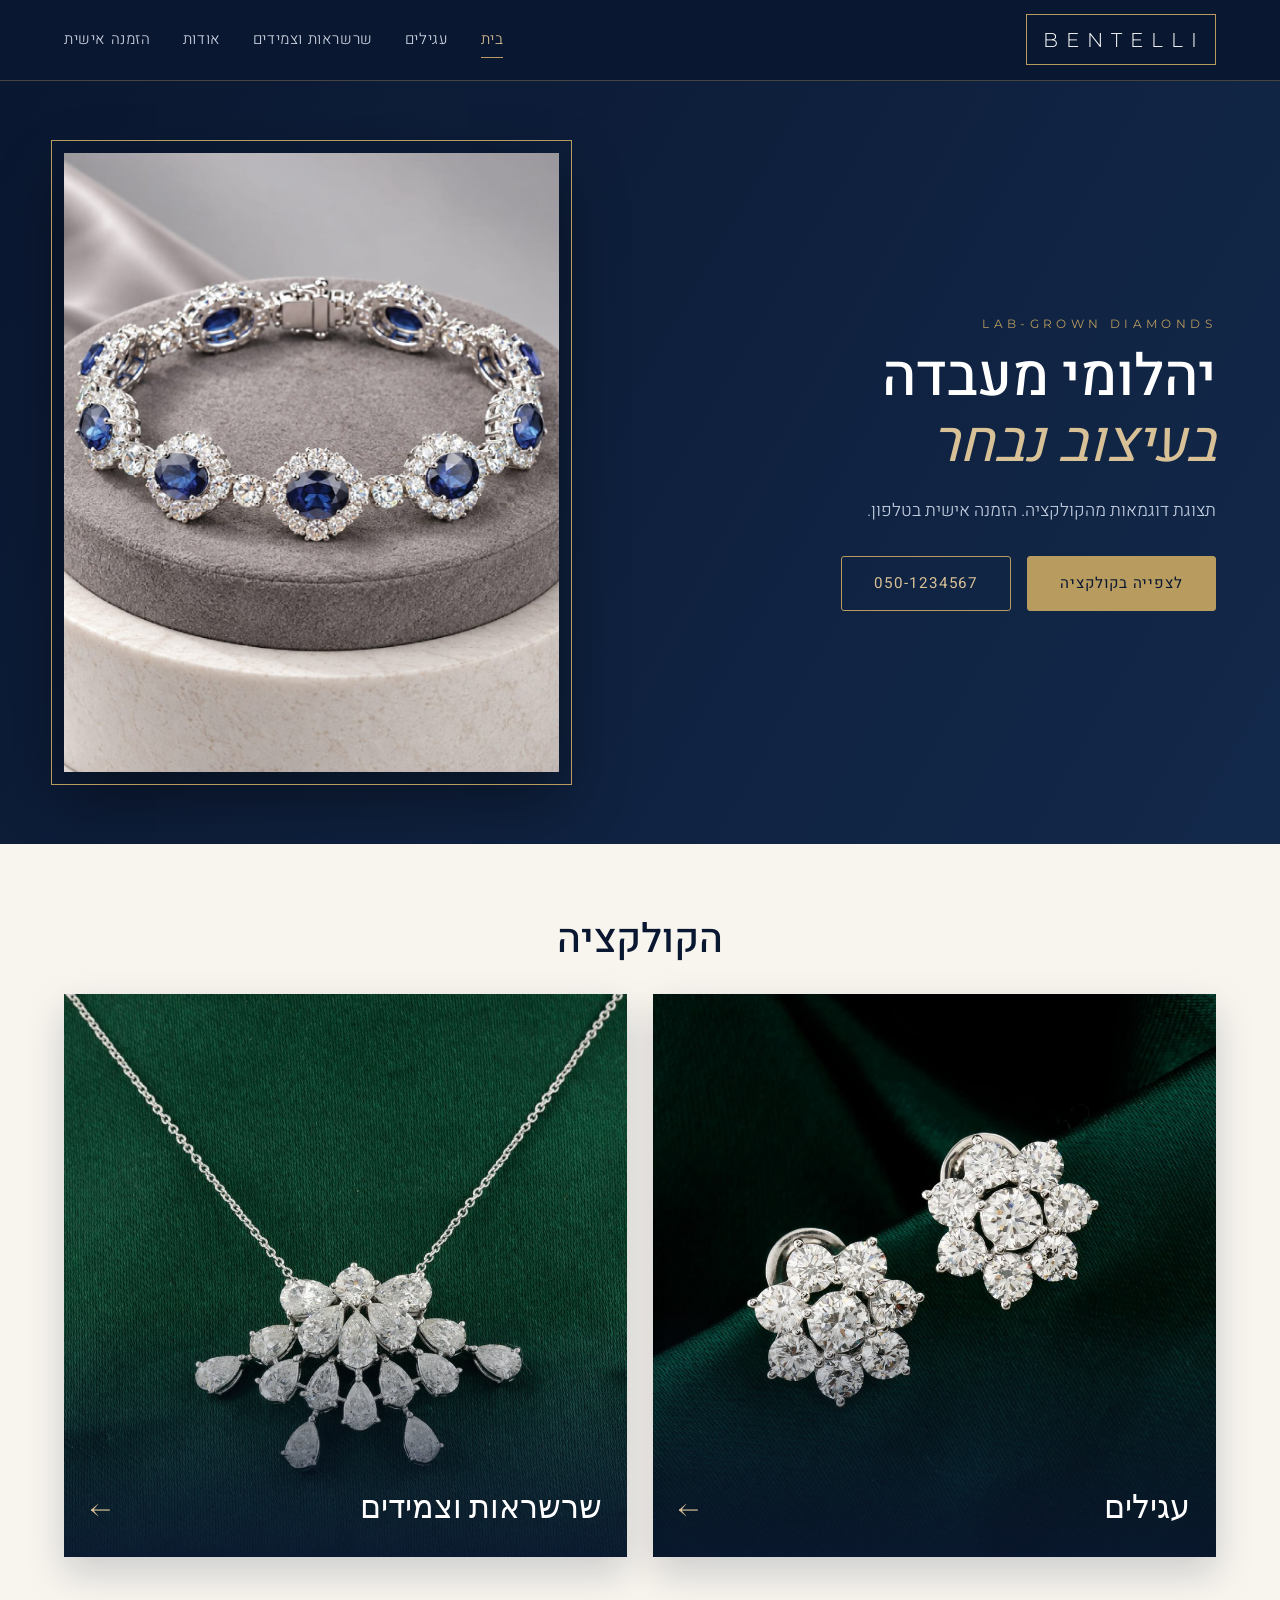
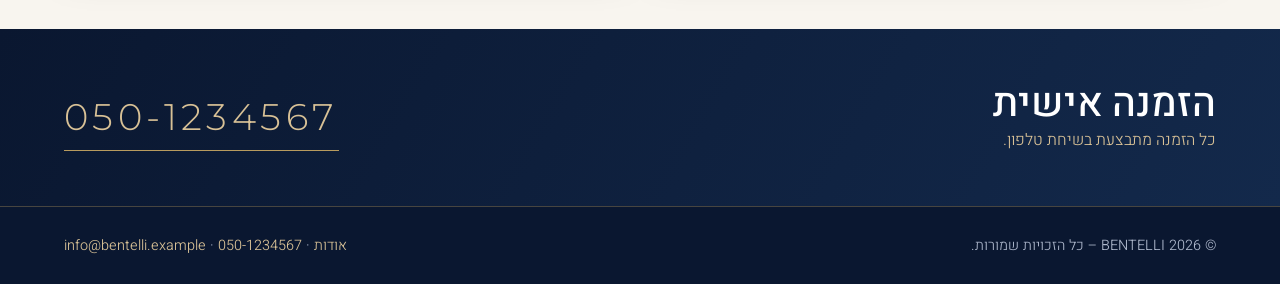
<file: index.html>
<!DOCTYPE html>
<html lang="he" dir="rtl">
<head>
  <meta charset="UTF-8">
  <meta name="viewport" content="width=device-width, initial-scale=1.0">
  <meta name="description" content="BENTELLI – תצוגת תכשיטי יהלומי מעבדה. הזמנה אישית בטלפון.">
  <title>BENTELLI | תכשיטי יהלומי מעבדה</title>
  <link rel="icon" href="favicon.ico" type="image/x-icon">
  <link rel="preconnect" href="https://fonts.googleapis.com">
  <link rel="preconnect" href="https://fonts.gstatic.com" crossorigin>
  <link rel="stylesheet" href="https://fonts.googleapis.com/css2?family=Cormorant+Garamond:wght@500;600&family=Heebo:wght@300;400;500&family=Montserrat:wght@300;400&display=swap">
  <link rel="stylesheet" href="css/main.css">
  <link rel="stylesheet" href="css/home.css">
</head>
<body>

  <header class="site-header">
    <a class="logo" href="index.html" title="לדף הבית">BENTELLI</a>
    <nav class="main-nav" aria-label="תפריט ראשי">
      <ul>
        <li><a href="index.html" aria-current="page">בית</a></li>
        <li><a href="pages/earrings.html">עגילים</a></li>
        <li><a href="pages/necklaces.html">שרשראות וצמידים</a></li>
        <li><a href="pages/about.html">אודות</a></li>
        <li><a href="pages/contact.html">הזמנה אישית</a></li>
      </ul>
    </nav>
  </header>

  <main>
    <section class="hero">
      <div class="wrap">
        <div class="hero-text">
          <p class="eyebrow">LAB-GROWN DIAMONDS</p>
          <h1>יהלומי מעבדה<br><em>בעיצוב נבחר</em></h1>
          <p>תצוגת דוגמאות מהקולקציה. הזמנה אישית בטלפון.</p>
          <div class="btn-row">
            <a class="btn btn-gold" href="pages/earrings.html">לצפייה בקולקציה</a>
            <a class="btn btn-line" href="tel:+972501234567">050-1234567</a>
          </div>
        </div>
        <figure class="hero-photo">
          <img src="files/images/home/hero.jpg" width="1100" height="1375" alt="צמיד הילה עם אבנים כחולות ויהלומים על במה מאבן">
        </figure>
      </div>
    </section>

    <section class="collections">
      <div class="wrap">
        <h2>הקולקציה</h2>
        <div class="tiles">
          <a class="tile" href="pages/earrings.html">
            <img src="files/images/earrings/earrings-02.jpg" width="960" height="1200" alt="עגילי פרח מיהלומים" loading="lazy">
            <span>עגילים</span>
          </a>
          <a class="tile" href="pages/necklaces.html">
            <img src="files/images/necklaces/necklace-02.jpg" width="960" height="1200" alt="שרשרת עם תליון יהלומי טיפה" loading="lazy">
            <span>שרשראות וצמידים</span>
          </a>
        </div>
      </div>
    </section>

    <section class="phone-band">
      <div class="wrap">
        <div>
          <h2>הזמנה אישית</h2>
          <p>כל הזמנה מתבצעת בשיחת טלפון.</p>
        </div>
        <a class="big-phone" href="tel:+972501234567">050-1234567</a>
      </div>
    </section>
  </main>

  <footer class="site-footer">
    <p>© 2026 BENTELLI – כל הזכויות שמורות.</p>
    <p>
      <a href="pages/about.html">אודות</a> ·
      <a href="tel:+972501234567">050-1234567</a> ·
      <a href="mailto:info@bentelli.example?subject=פנייה מהאתר">info@bentelli.example</a>
    </p>
  </footer>

</body>
</html>
</file>
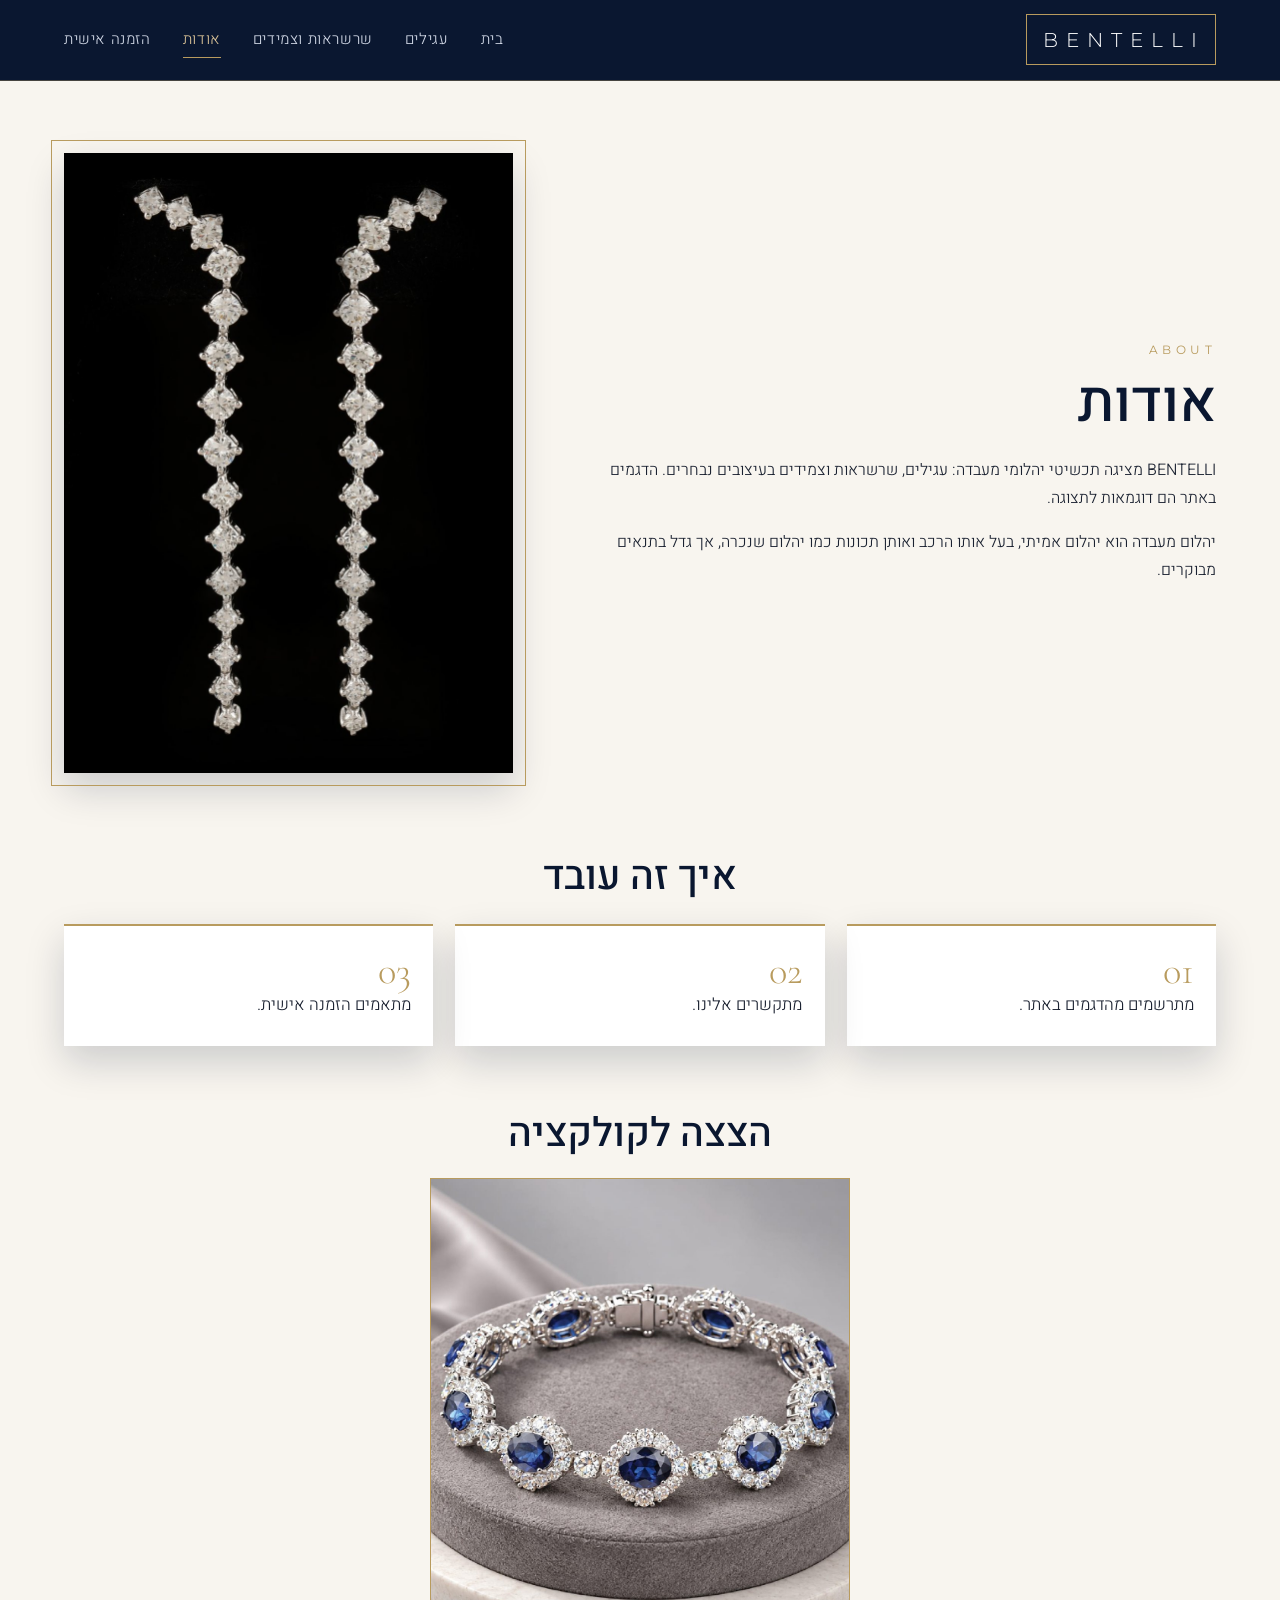
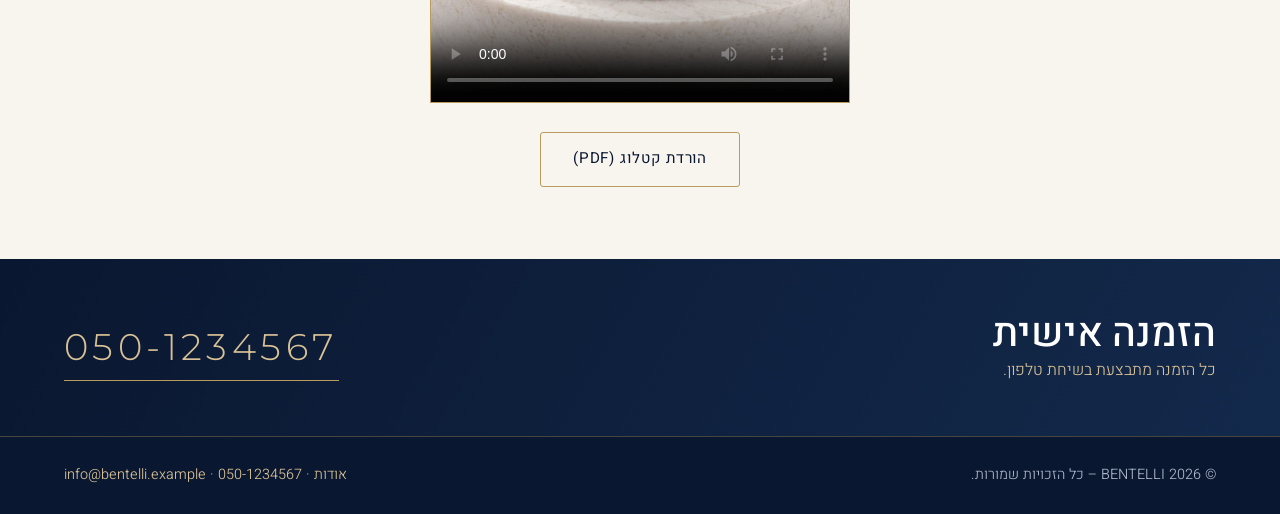
<file: pages/about.html>
<!DOCTYPE html>
<html lang="he" dir="rtl">
<head>
  <meta charset="UTF-8">
  <meta name="viewport" content="width=device-width, initial-scale=1.0">
  <meta name="description" content="אודות BENTELLI – תכשיטי יהלומי מעבדה.">
  <title>אודות | BENTELLI</title>
  <link rel="icon" href="../favicon.ico" type="image/x-icon">
  <link rel="preconnect" href="https://fonts.googleapis.com">
  <link rel="preconnect" href="https://fonts.gstatic.com" crossorigin>
  <link rel="stylesheet" href="https://fonts.googleapis.com/css2?family=Cormorant+Garamond:wght@500;600&family=Heebo:wght@300;400;500&family=Montserrat:wght@300;400&display=swap">
  <link rel="stylesheet" href="../css/main.css">
  <link rel="stylesheet" href="../css/about.css">
</head>
<body>

  <header class="site-header">
    <a class="logo" href="../index.html" title="לדף הבית">BENTELLI</a>
    <nav class="main-nav" aria-label="תפריט ראשי">
      <ul>
        <li><a href="../index.html">בית</a></li>
        <li><a href="earrings.html">עגילים</a></li>
        <li><a href="necklaces.html">שרשראות וצמידים</a></li>
        <li><a href="about.html" aria-current="page">אודות</a></li>
        <li><a href="contact.html">הזמנה אישית</a></li>
      </ul>
    </nav>
  </header>

  <main>
    <section class="about">
      <div class="wrap">
        <div class="about-text">
          <p class="eyebrow">ABOUT</p>
          <h1>אודות</h1>
          <p>BENTELLI מציגה תכשיטי יהלומי מעבדה: עגילים, שרשראות וצמידים בעיצובים נבחרים. הדגמים באתר הם דוגמאות לתצוגה.</p>
          <p>יהלום מעבדה הוא יהלום אמיתי, בעל אותו הרכב ואותן תכונות כמו יהלום שנכרה, אך גדל בתנאים מבוקרים.</p>
        </div>
        <figure class="about-photo">
          <img src="../files/images/about/about.jpg" width="900" height="1242" alt="עגילי יהלומים ארוכים על רקע שחור">
        </figure>
      </div>
    </section>

    <section class="how">
      <div class="wrap">
        <h2>איך זה עובד</h2>
        <ol class="steps">
          <li>מתרשמים מהדגמים באתר.</li>
          <li>מתקשרים אלינו.</li>
          <li>מתאמים הזמנה אישית.</li>
        </ol>
      </div>
    </section>

    <section class="reel">
      <div class="wrap">
        <h2>הצצה לקולקציה</h2>
        <video controls preload="metadata" poster="../files/images/home/hero.jpg">
          <source src="../files/media/bentelli-reel.mp4" type="video/mp4">
          הדפדפן שלכם אינו תומך בנגן וידאו.
        </video>
        <div class="btn-row">
          <a class="btn btn-line" href="../files/docs/bentelli-catalog.pdf" download>הורדת קטלוג (PDF)</a>
        </div>
      </div>
    </section>

    <section class="phone-band">
      <div class="wrap">
        <div>
          <h2>הזמנה אישית</h2>
          <p>כל הזמנה מתבצעת בשיחת טלפון.</p>
        </div>
        <a class="big-phone" href="tel:+972501234567">050-1234567</a>
      </div>
    </section>
  </main>

  <footer class="site-footer">
    <p>© 2026 BENTELLI – כל הזכויות שמורות.</p>
    <p>
      <a href="about.html">אודות</a> ·
      <a href="tel:+972501234567">050-1234567</a> ·
      <a href="mailto:info@bentelli.example?subject=פנייה מהאתר">info@bentelli.example</a>
    </p>
  </footer>

</body>
</html>
</file>
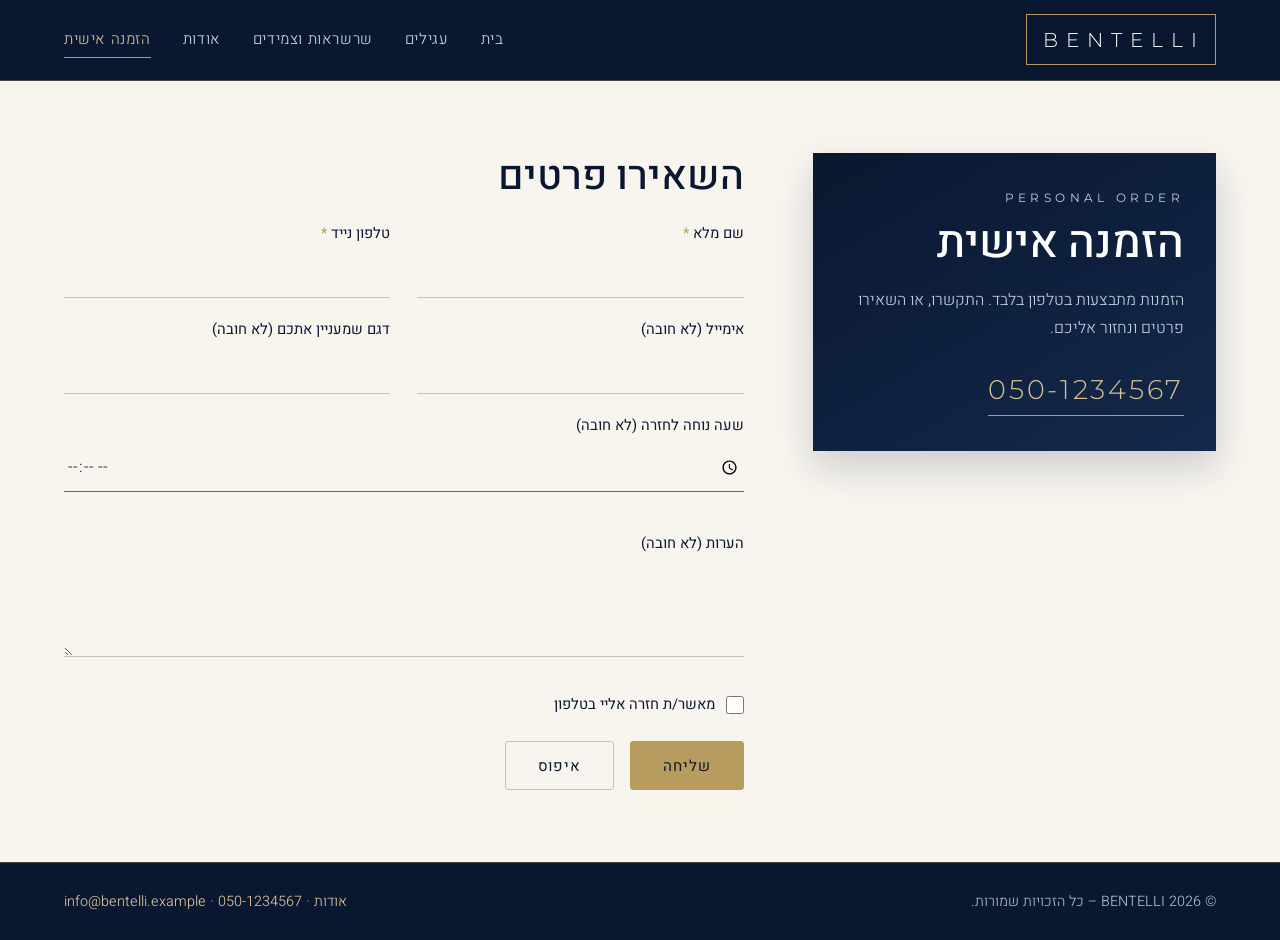
<file: pages/contact.html>
<!DOCTYPE html>
<html lang="he" dir="rtl">
<head>
  <meta charset="UTF-8">
  <meta name="viewport" content="width=device-width, initial-scale=1.0">
  <meta name="description" content="השאירו פרטים להזמנה אישית של תכשיטי יהלומי מעבדה.">
  <title>הזמנה אישית | BENTELLI</title>
  <link rel="icon" href="../favicon.ico" type="image/x-icon">
  <link rel="preconnect" href="https://fonts.googleapis.com">
  <link rel="preconnect" href="https://fonts.gstatic.com" crossorigin>
  <link rel="stylesheet" href="https://fonts.googleapis.com/css2?family=Cormorant+Garamond:wght@500;600&family=Heebo:wght@300;400;500&family=Montserrat:wght@300;400&display=swap">
  <link rel="stylesheet" href="../css/main.css">
  <link rel="stylesheet" href="../css/contact.css">
</head>
<body>

  <header class="site-header">
    <a class="logo" href="../index.html" title="לדף הבית">BENTELLI</a>
    <nav class="main-nav" aria-label="תפריט ראשי">
      <ul>
        <li><a href="../index.html">בית</a></li>
        <li><a href="earrings.html">עגילים</a></li>
        <li><a href="necklaces.html">שרשראות וצמידים</a></li>
        <li><a href="about.html">אודות</a></li>
        <li><a href="contact.html" aria-current="page">הזמנה אישית</a></li>
      </ul>
    </nav>
  </header>

  <main>
    <section class="contact">
      <div class="wrap">
        <div class="call">
          <p class="eyebrow">PERSONAL ORDER</p>
          <h1>הזמנה אישית</h1>
          <p>הזמנות מתבצעות בטלפון בלבד. התקשרו, או השאירו פרטים ונחזור אליכם.</p>
          <a class="big-phone" href="tel:+972501234567">050-1234567</a>
        </div>

        <form class="lead-form" action="thanks.html" method="get">
          <h2>השאירו פרטים</h2>

          <div class="form-row">
            <div class="field">
              <label class="req" for="fullname">שם מלא</label>
              <input type="text" id="fullname" name="fullname" required minlength="2" maxlength="40"
                     pattern="[א-תA-Za-z \-']{2,40}" placeholder=" " autocomplete="name"
                     title="אותיות בעברית או באנגלית בלבד">
            </div>
            <div class="field">
              <label class="req" for="phone">טלפון נייד</label>
              <input type="tel" id="phone" name="phone" required pattern="05\d-?\d{7}" placeholder=" "
                     autocomplete="tel" title="מספר נייד ישראלי, לדוגמה 050-1234567">
            </div>
          </div>

          <div class="form-row">
            <div class="field">
              <label for="email">אימייל (לא חובה)</label>
              <input type="email" id="email" name="email" placeholder=" " autocomplete="email">
            </div>
            <div class="field">
              <label for="model">דגם שמעניין אתכם (לא חובה)</label>
              <input type="text" id="model" name="model" list="models" placeholder=" ">
              <datalist id="models">
              <option value="BE-01 עגילי מטפס"></option>
              <option value="BE-02 עגילי פרח"></option>
              <option value="BE-03 עגילי חישוק"></option>
              <option value="BE-04 עגילי ענף"></option>
              <option value="BE-05 עגילי טניס תלויים"></option>
              <option value="BE-06 עגילי שתי שורות"></option>
              <option value="BE-07 עגילי אשכול פרחים"></option>
              <option value="BE-08 עגילי מרקיז"></option>
              <option value="BE-09 עגילי ג׳קט"></option>
              <option value="BB-01 צמיד הילה כחול"></option>
              <option value="BN-01 שרשרת אשכול"></option>
              <option value="BN-02 שרשרת תליון טיפות"></option>
              <option value="BN-03 שרשרת חמש אבנים"></option>
              <option value="BN-04 שרשרת שלושה פרחים"></option>
              <option value="BN-05 שרשרת גן פרחים"></option>
              <option value="BN-06 שרשרת טניס מדורגת"></option>
              <option value="BN-07 שרשרת לב"></option>
              </datalist>
            </div>
          </div>

          <div class="form-row">
            <div class="field">
              <label for="calltime">שעה נוחה לחזרה (לא חובה)</label>
              <input type="time" id="calltime" name="calltime" min="08:00" max="20:00">
            </div>
            <div class="field wide">
              <label for="notes">הערות (לא חובה)</label>
              <textarea id="notes" name="notes" maxlength="300"></textarea>
            </div>
          </div>

          <div class="consent">
            <input type="checkbox" id="consent" name="consent" value="yes" required>
            <label for="consent">מאשר/ת חזרה אליי בטלפון</label>
          </div>

          <div class="form-actions">
            <button class="btn btn-gold" type="submit">שליחה</button>
            <button class="btn btn-reset" type="reset">איפוס</button>
          </div>
        </form>
      </div>
    </section>
  </main>

  <footer class="site-footer">
    <p>© 2026 BENTELLI – כל הזכויות שמורות.</p>
    <p>
      <a href="about.html">אודות</a> ·
      <a href="tel:+972501234567">050-1234567</a> ·
      <a href="mailto:info@bentelli.example?subject=פנייה מהאתר">info@bentelli.example</a>
    </p>
  </footer>

</body>
</html>
</file>
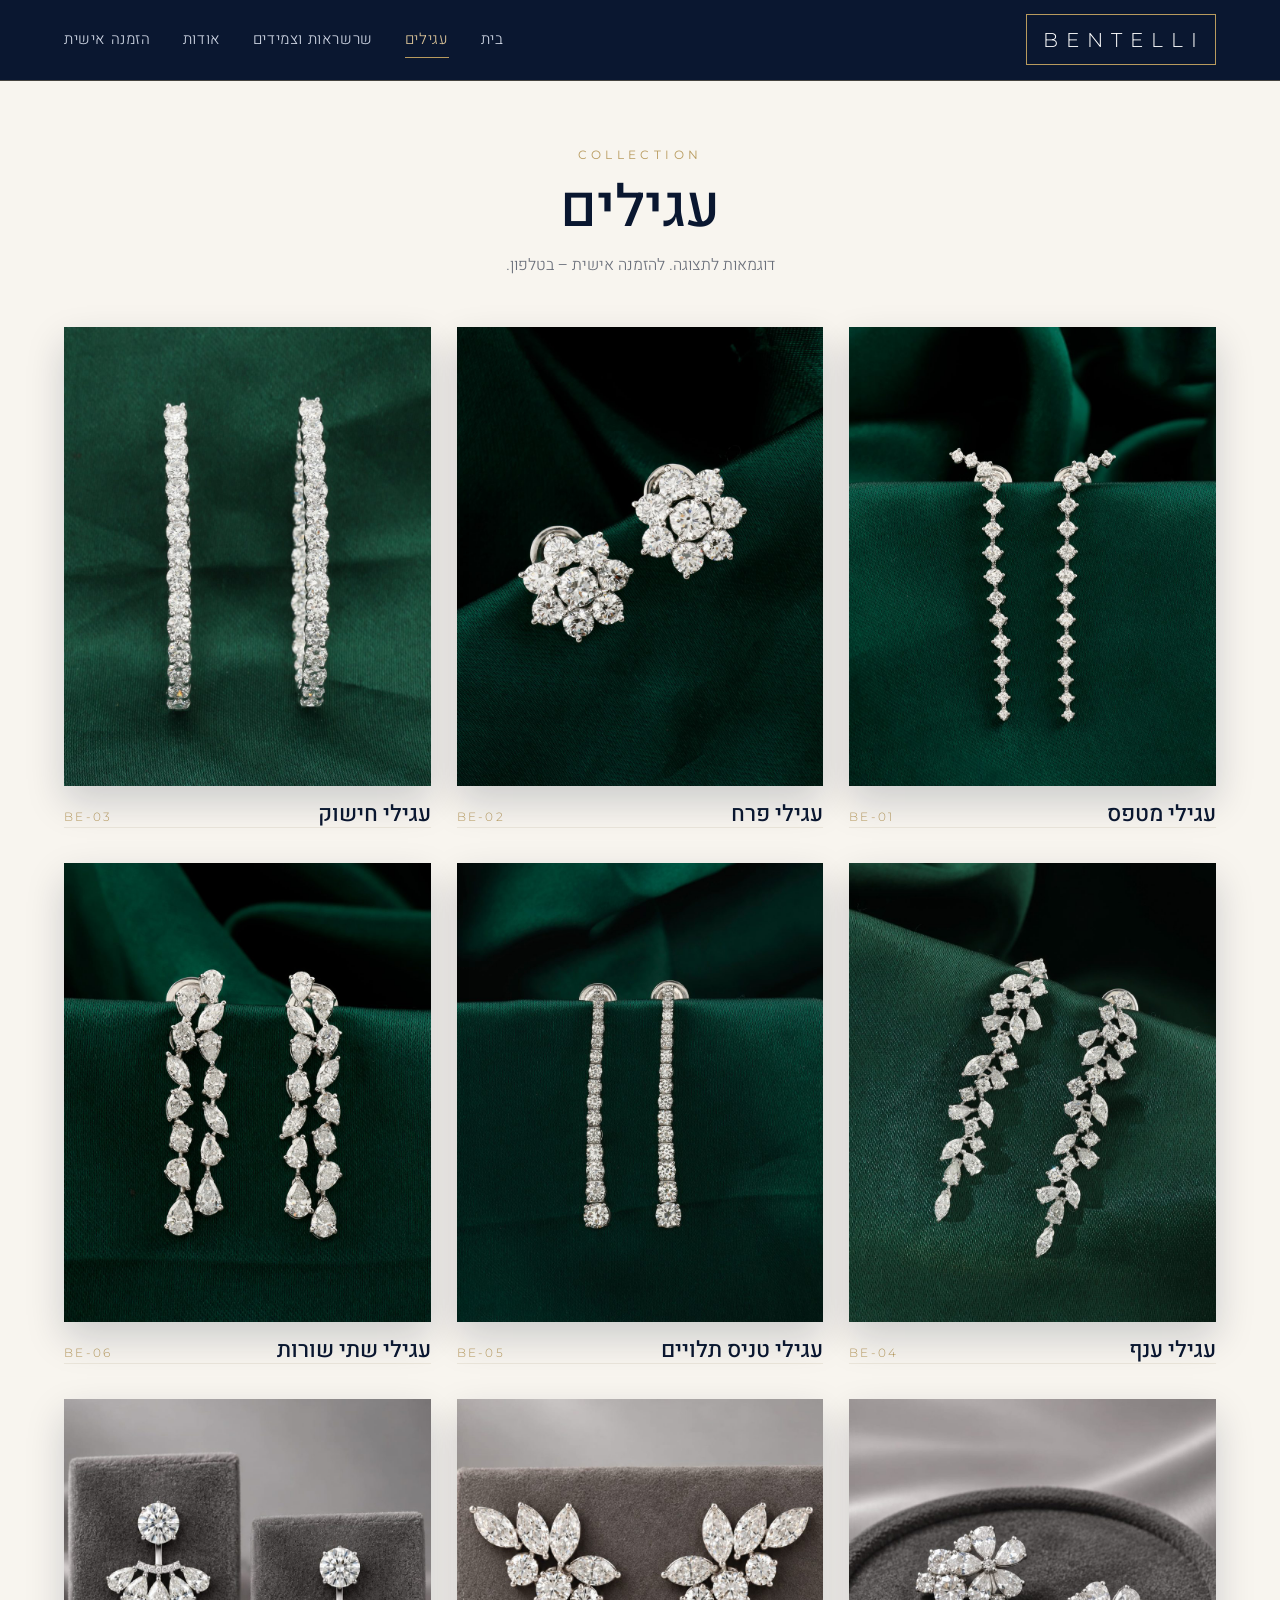
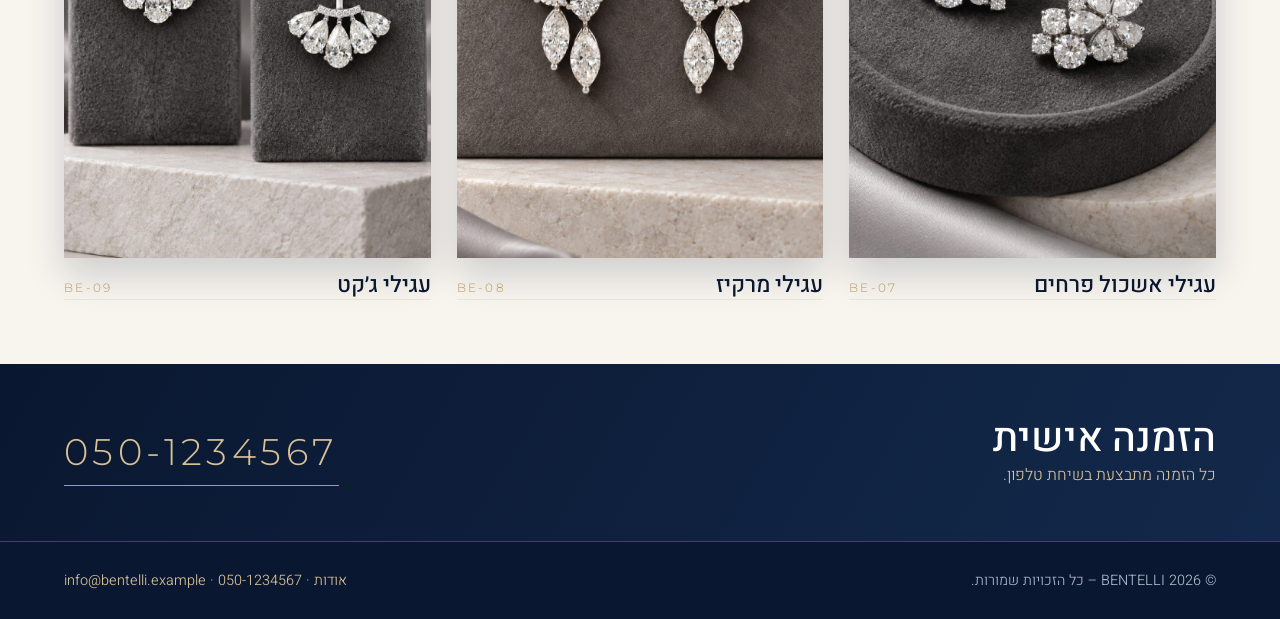
<file: pages/earrings.html>
<!DOCTYPE html>
<html lang="he" dir="rtl">
<head>
  <meta charset="UTF-8">
  <meta name="viewport" content="width=device-width, initial-scale=1.0">
  <meta name="description" content="עגילי יהלומי מעבדה – תצוגת דגמים.">
  <title>עגילים | BENTELLI</title>
  <link rel="icon" href="../favicon.ico" type="image/x-icon">
  <link rel="preconnect" href="https://fonts.googleapis.com">
  <link rel="preconnect" href="https://fonts.gstatic.com" crossorigin>
  <link rel="stylesheet" href="https://fonts.googleapis.com/css2?family=Cormorant+Garamond:wght@500;600&family=Heebo:wght@300;400;500&family=Montserrat:wght@300;400&display=swap">
  <link rel="stylesheet" href="../css/main.css">
  <link rel="stylesheet" href="../css/earrings.css">
</head>
<body>

  <header class="site-header">
    <a class="logo" href="../index.html" title="לדף הבית">BENTELLI</a>
    <nav class="main-nav" aria-label="תפריט ראשי">
      <ul>
        <li><a href="../index.html">בית</a></li>
        <li><a href="earrings.html" aria-current="page">עגילים</a></li>
        <li><a href="necklaces.html">שרשראות וצמידים</a></li>
        <li><a href="about.html">אודות</a></li>
        <li><a href="contact.html">הזמנה אישית</a></li>
      </ul>
    </nav>
  </header>

  <main>
    <section class="page-head">
      <div class="wrap">
        <p class="eyebrow">COLLECTION</p>
        <h1>עגילים</h1>
        <p>דוגמאות לתצוגה. להזמנה אישית – בטלפון.</p>
      </div>
    </section>

    <section>
      <div class="wrap">
        <ul class="gallery">
        <li>
          <figure class="piece">
            <div class="piece-photo"><img src="../files/images/earrings/earrings-01.jpg" width="960" height="1200" alt="עגילי יהלומים ארוכים בצורת מטפס אוזן, על בד ירוק" loading="lazy"></div>
            <figcaption><h2>עגילי מטפס</h2><span class="code">BE-01</span></figcaption>
          </figure>
        </li>
        <li>
          <figure class="piece">
            <div class="piece-photo"><img src="../files/images/earrings/earrings-02.jpg" width="960" height="1200" alt="עגילי פרח מיהלומים עגולים, על בד ירוק" loading="lazy"></div>
            <figcaption><h2>עגילי פרח</h2><span class="code">BE-02</span></figcaption>
          </figure>
        </li>
        <li>
          <figure class="piece">
            <div class="piece-photo"><img src="../files/images/earrings/earrings-03.jpg" width="960" height="1200" alt="עגילי חישוק משובצים יהלומים לכל אורכם" loading="lazy"></div>
            <figcaption><h2>עגילי חישוק</h2><span class="code">BE-03</span></figcaption>
          </figure>
        </li>
        <li>
          <figure class="piece">
            <div class="piece-photo"><img src="../files/images/earrings/earrings-04.jpg" width="960" height="1200" alt="עגילים תלויים בצורת ענף עם יהלומים בחיתוכים שונים" loading="lazy"></div>
            <figcaption><h2>עגילי ענף</h2><span class="code">BE-04</span></figcaption>
          </figure>
        </li>
        <li>
          <figure class="piece">
            <div class="piece-photo"><img src="../files/images/earrings/earrings-05.jpg" width="960" height="1200" alt="עגילים תלויים בשורת יהלומים שמסתיימת באבן גדולה" loading="lazy"></div>
            <figcaption><h2>עגילי טניס תלויים</h2><span class="code">BE-05</span></figcaption>
          </figure>
        </li>
        <li>
          <figure class="piece">
            <div class="piece-photo"><img src="../files/images/earrings/earrings-06.jpg" width="960" height="1200" alt="עגילים תלויים בשתי שורות של יהלומי טיפה ומרקיז" loading="lazy"></div>
            <figcaption><h2>עגילי שתי שורות</h2><span class="code">BE-06</span></figcaption>
          </figure>
        </li>
        <li>
          <figure class="piece">
            <div class="piece-photo"><img src="../files/images/earrings/earrings-07.jpg" width="960" height="1200" alt="עגילי אשכול בצורת פרח על מעמד קטיפה אפור" loading="lazy"></div>
            <figcaption><h2>עגילי אשכול פרחים</h2><span class="code">BE-07</span></figcaption>
          </figure>
        </li>
        <li>
          <figure class="piece">
            <div class="piece-photo"><img src="../files/images/earrings/earrings-08.jpg" width="960" height="1200" alt="עגילי אשכול מיהלומי מרקיז ועגולים על מעמד קטיפה" loading="lazy"></div>
            <figcaption><h2>עגילי מרקיז</h2><span class="code">BE-08</span></figcaption>
          </figure>
        </li>
        <li>
          <figure class="piece">
            <div class="piece-photo"><img src="../files/images/earrings/earrings-09.jpg" width="960" height="1200" alt="עגילי ג׳קט עם יהלום עגול וטיפות תלויות" loading="lazy"></div>
            <figcaption><h2>עגילי ג׳קט</h2><span class="code">BE-09</span></figcaption>
          </figure>
        </li>
        </ul>
      </div>
    </section>

    <section class="phone-band">
      <div class="wrap">
        <div>
          <h2>הזמנה אישית</h2>
          <p>כל הזמנה מתבצעת בשיחת טלפון.</p>
        </div>
        <a class="big-phone" href="tel:+972501234567">050-1234567</a>
      </div>
    </section>
  </main>

  <footer class="site-footer">
    <p>© 2026 BENTELLI – כל הזכויות שמורות.</p>
    <p>
      <a href="about.html">אודות</a> ·
      <a href="tel:+972501234567">050-1234567</a> ·
      <a href="mailto:info@bentelli.example?subject=פנייה מהאתר">info@bentelli.example</a>
    </p>
  </footer>

</body>
</html>
</file>
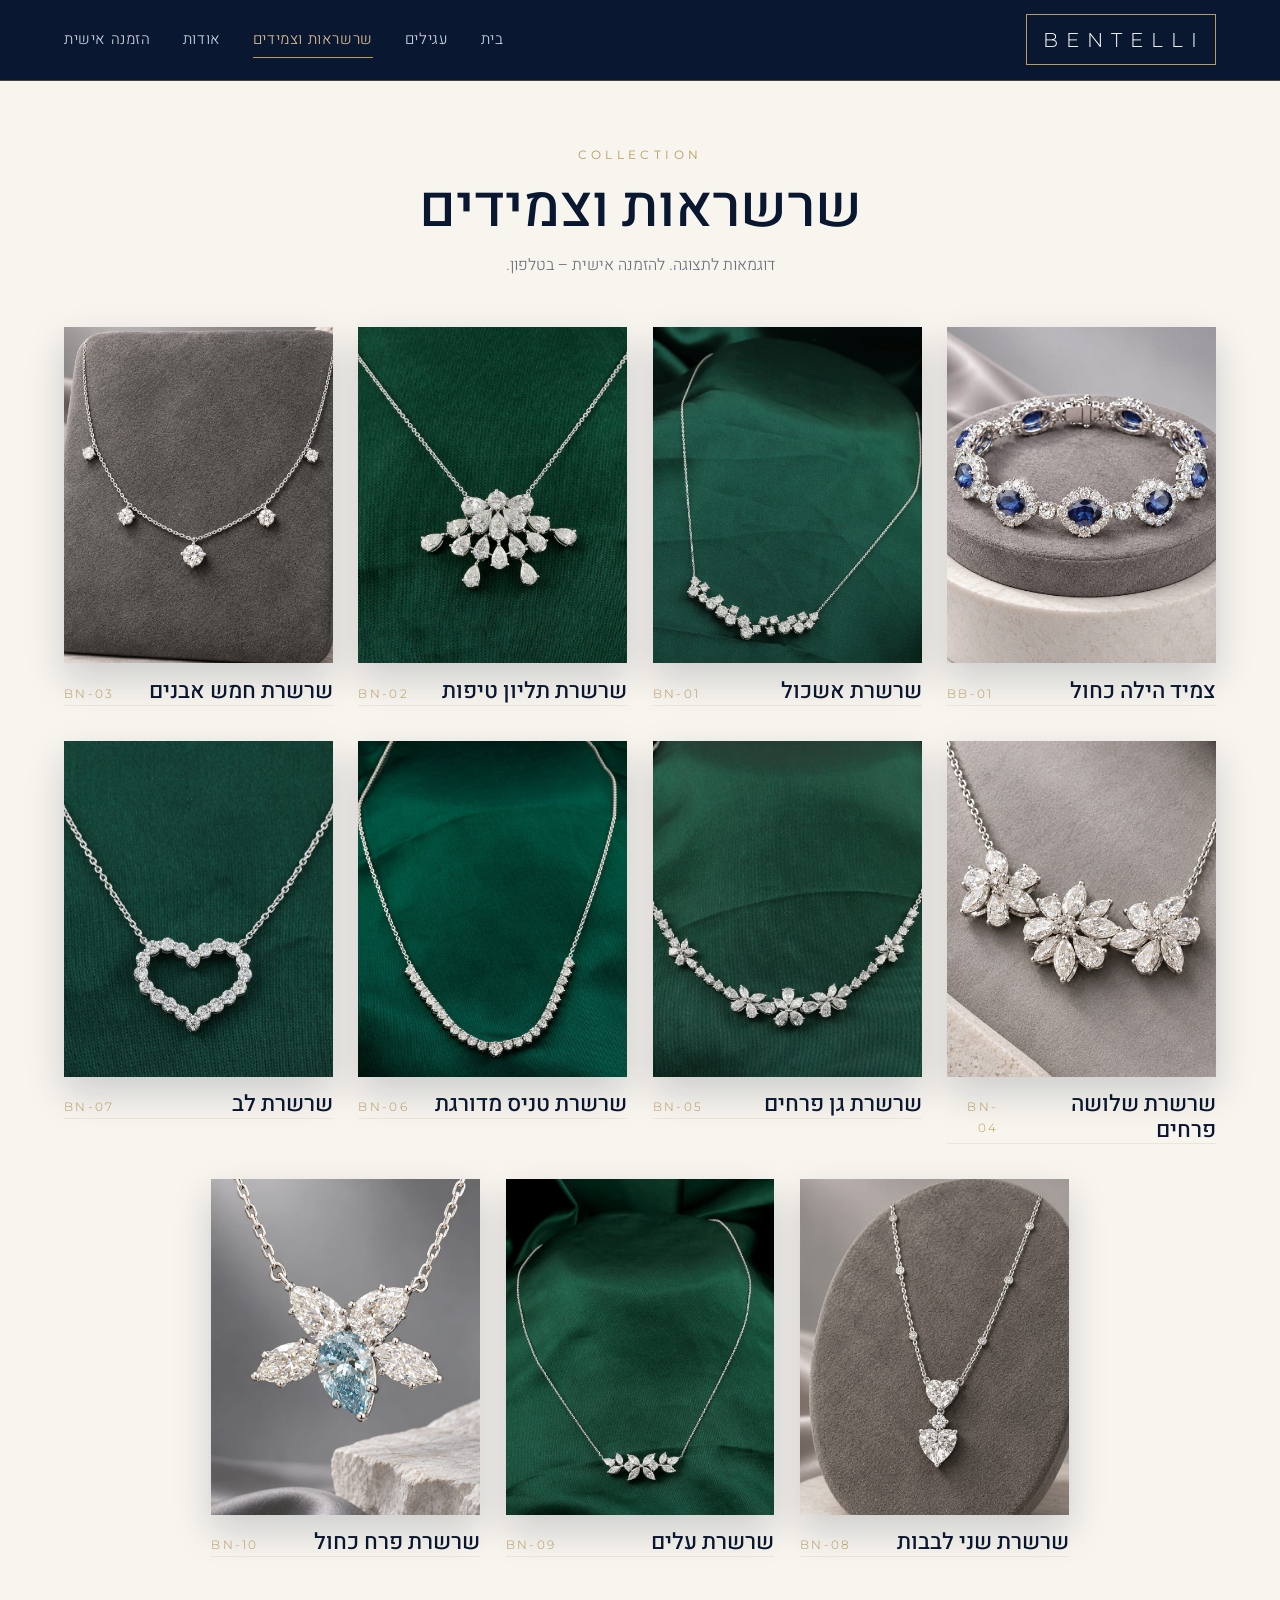
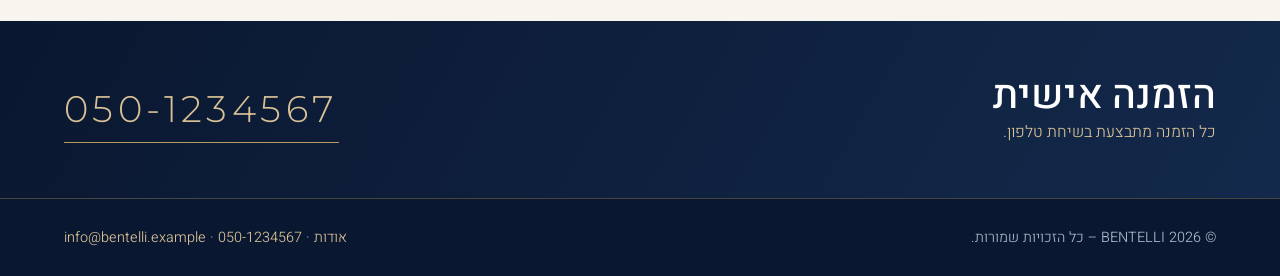
<file: pages/necklaces.html>
<!DOCTYPE html>
<html lang="he" dir="rtl">
<head>
  <meta charset="UTF-8">
  <meta name="viewport" content="width=device-width, initial-scale=1.0">
  <meta name="description" content="שרשראות וצמידי יהלומי מעבדה – תצוגת דגמים.">
  <title>שרשראות וצמידים | BENTELLI</title>
  <link rel="icon" href="../favicon.ico" type="image/x-icon">
  <link rel="preconnect" href="https://fonts.googleapis.com">
  <link rel="preconnect" href="https://fonts.gstatic.com" crossorigin>
  <link rel="stylesheet" href="https://fonts.googleapis.com/css2?family=Cormorant+Garamond:wght@500;600&family=Heebo:wght@300;400;500&family=Montserrat:wght@300;400&display=swap">
  <link rel="stylesheet" href="../css/main.css">
  <link rel="stylesheet" href="../css/necklaces.css">
</head>
<body>

  <header class="site-header">
    <a class="logo" href="../index.html" title="לדף הבית">BENTELLI</a>
    <nav class="main-nav" aria-label="תפריט ראשי">
      <ul>
        <li><a href="../index.html">בית</a></li>
        <li><a href="earrings.html">עגילים</a></li>
        <li><a href="necklaces.html" aria-current="page">שרשראות וצמידים</a></li>
        <li><a href="about.html">אודות</a></li>
        <li><a href="contact.html">הזמנה אישית</a></li>
      </ul>
    </nav>
  </header>

  <main>
    <section class="page-head">
      <div class="wrap">
        <p class="eyebrow">COLLECTION</p>
        <h1>שרשראות וצמידים</h1>
        <p>דוגמאות לתצוגה. להזמנה אישית – בטלפון.</p>
      </div>
    </section>

    <section>
      <div class="wrap">
        <ul class="gallery">
        <li>
          <figure class="piece">
            <div class="piece-photo"><img src="../files/images/necklaces/bracelet-01.jpg" width="960" height="1200" alt="צמיד עם אבנים כחולות מוקפות יהלומים, על במה מאבן" loading="lazy"></div>
            <figcaption><h2>צמיד הילה כחול</h2><span class="code">BB-01</span></figcaption>
          </figure>
        </li>
        <li>
          <figure class="piece">
            <div class="piece-photo"><img src="../files/images/necklaces/necklace-01.jpg" width="960" height="1200" alt="שרשרת דקה עם אשכול יהלומים" loading="lazy"></div>
            <figcaption><h2>שרשרת אשכול</h2><span class="code">BN-01</span></figcaption>
          </figure>
        </li>
        <li>
          <figure class="piece">
            <div class="piece-photo"><img src="../files/images/necklaces/necklace-02.jpg" width="960" height="1200" alt="שרשרת עם תליון יהלומי טיפה" loading="lazy"></div>
            <figcaption><h2>שרשרת תליון טיפות</h2><span class="code">BN-02</span></figcaption>
          </figure>
        </li>
        <li>
          <figure class="piece">
            <div class="piece-photo"><img src="../files/images/necklaces/necklace-03.jpg" width="960" height="1200" alt="שרשרת דקה עם חמישה יהלומים בודדים" loading="lazy"></div>
            <figcaption><h2>שרשרת חמש אבנים</h2><span class="code">BN-03</span></figcaption>
          </figure>
        </li>
        <li>
          <figure class="piece">
            <div class="piece-photo"><img src="../files/images/necklaces/necklace-04.jpg" width="960" height="1200" alt="שרשרת עם שלושה פרחי יהלומים" loading="lazy"></div>
            <figcaption><h2>שרשרת שלושה פרחים</h2><span class="code">BN-04</span></figcaption>
          </figure>
        </li>
        <li>
          <figure class="piece">
            <div class="piece-photo"><img src="../files/images/necklaces/necklace-05.jpg" width="960" height="1200" alt="שרשרת פרחי יהלומים משולבים בשורת יהלומים" loading="lazy"></div>
            <figcaption><h2>שרשרת גן פרחים</h2><span class="code">BN-05</span></figcaption>
          </figure>
        </li>
        <li>
          <figure class="piece">
            <div class="piece-photo"><img src="../files/images/necklaces/necklace-06.jpg" width="960" height="1200" alt="שרשרת עם שורת יהלומים מדורגת בצורת V" loading="lazy"></div>
            <figcaption><h2>שרשרת טניס מדורגת</h2><span class="code">BN-06</span></figcaption>
          </figure>
        </li>
        <li>
          <figure class="piece">
            <div class="piece-photo"><img src="../files/images/necklaces/necklace-07.jpg" width="960" height="1200" alt="תקריב של שרשרת עם תליון לב מיהלומים על בד ירוק" loading="lazy"></div>
            <figcaption><h2>שרשרת לב</h2><span class="code">BN-07</span></figcaption>
          </figure>
        </li>
        <li>
          <figure class="piece">
            <div class="piece-photo"><img src="../files/images/necklaces/necklace-08.jpg" width="960" height="1200" alt="שרשרת עם שני לבבות מיהלומים על במה מקטיפה" loading="lazy"></div>
            <figcaption><h2>שרשרת שני לבבות</h2><span class="code">BN-08</span></figcaption>
          </figure>
        </li>
        <li>
          <figure class="piece">
            <div class="piece-photo"><img src="../files/images/necklaces/necklace-09.jpg" width="960" height="1200" alt="שרשרת דקה עם אשכול עלי יהלומים על בד ירוק" loading="lazy"></div>
            <figcaption><h2>שרשרת עלים</h2><span class="code">BN-09</span></figcaption>
          </figure>
        </li>
        <li>
          <figure class="piece">
            <div class="piece-photo"><img src="../files/images/necklaces/necklace-10.jpg" width="960" height="1200" alt="שרשרת עם פרח יהלומים ואבן כחולה" loading="lazy"></div>
            <figcaption><h2>שרשרת פרח כחול</h2><span class="code">BN-10</span></figcaption>
          </figure>
        </li>
        </ul>
      </div>
    </section>

    <section class="phone-band">
      <div class="wrap">
        <div>
          <h2>הזמנה אישית</h2>
          <p>כל הזמנה מתבצעת בשיחת טלפון.</p>
        </div>
        <a class="big-phone" href="tel:+972501234567">050-1234567</a>
      </div>
    </section>
  </main>

  <footer class="site-footer">
    <p>© 2026 BENTELLI – כל הזכויות שמורות.</p>
    <p>
      <a href="about.html">אודות</a> ·
      <a href="tel:+972501234567">050-1234567</a> ·
      <a href="mailto:info@bentelli.example?subject=פנייה מהאתר">info@bentelli.example</a>
    </p>
  </footer>

</body>
</html>
</file>
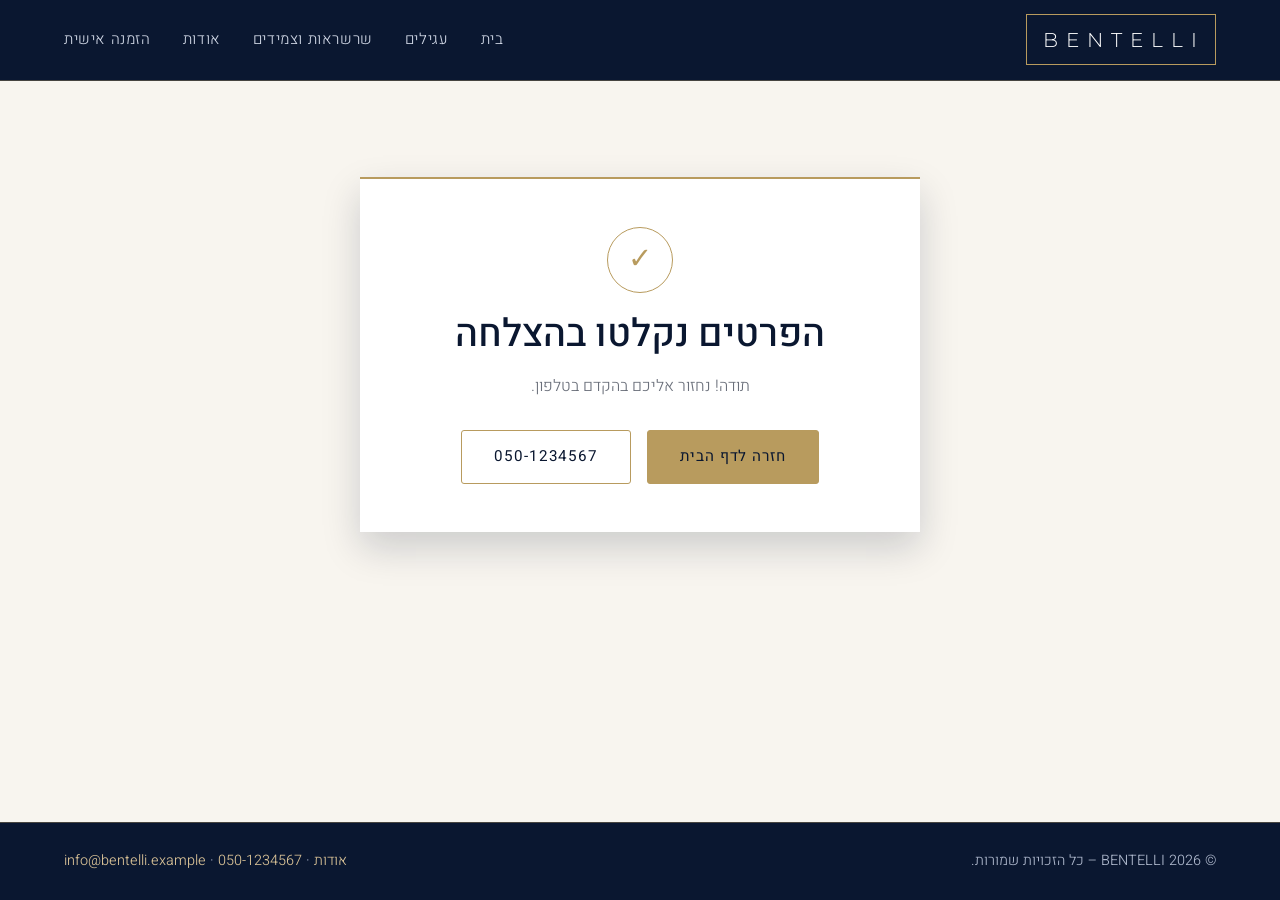
<file: pages/thanks.html>
<!DOCTYPE html>
<html lang="he" dir="rtl">
<head>
  <meta charset="UTF-8">
  <meta name="viewport" content="width=device-width, initial-scale=1.0">
  <meta name="description" content="הפרטים נקלטו בהצלחה.">
  <title>תודה | BENTELLI</title>
  <link rel="icon" href="../favicon.ico" type="image/x-icon">
  <link rel="preconnect" href="https://fonts.googleapis.com">
  <link rel="preconnect" href="https://fonts.gstatic.com" crossorigin>
  <link rel="stylesheet" href="https://fonts.googleapis.com/css2?family=Cormorant+Garamond:wght@500;600&family=Heebo:wght@300;400;500&family=Montserrat:wght@300;400&display=swap">
  <link rel="stylesheet" href="../css/main.css">
  <link rel="stylesheet" href="../css/thanks.css">
</head>
<body>

  <header class="site-header">
    <a class="logo" href="../index.html" title="לדף הבית">BENTELLI</a>
    <nav class="main-nav" aria-label="תפריט ראשי">
      <ul>
        <li><a href="../index.html">בית</a></li>
        <li><a href="earrings.html">עגילים</a></li>
        <li><a href="necklaces.html">שרשראות וצמידים</a></li>
        <li><a href="about.html">אודות</a></li>
        <li><a href="contact.html">הזמנה אישית</a></li>
      </ul>
    </nav>
  </header>

  <main>
    <section class="thanks">
      <article class="thanks-card">
        <h1>הפרטים נקלטו בהצלחה</h1>
        <p>תודה! נחזור אליכם בהקדם בטלפון.</p>
        <div class="btn-row">
          <a class="btn btn-gold" href="../index.html">חזרה לדף הבית</a>
          <a class="btn btn-line" href="tel:+972501234567">050-1234567</a>
        </div>
      </article>
    </section>
  </main>

  <footer class="site-footer">
    <p>© 2026 BENTELLI – כל הזכויות שמורות.</p>
    <p>
      <a href="about.html">אודות</a> ·
      <a href="tel:+972501234567">050-1234567</a> ·
      <a href="mailto:info@bentelli.example?subject=פנייה מהאתר">info@bentelli.example</a>
    </p>
  </footer>

</body>
</html>
</file>
<file: css/main.css>
/* =========================================================
   BENTELLI – main.css
   הגדרות משותפות לכל דפי האתר
   (אין שימוש בסלקטורים של id – רק class, תגיות, מאפיינים ופסאודו)
   ========================================================= */

/* ---------- משתני CSS (נושא ללמידה עצמית) ---------- */
:root {
  --navy: #0a1730;
  --navy-2: #13294b;
  --sapphire: #1f3f73;
  --gold: #b89b5e;
  --gold-soft: #d8c196;
  --ivory: #f8f5ef;
  --stone: #ebe6db;
  --ink: #1b2231;
  --muted: #6b707b;
  --white: #ffffff;
  --radius: 3px;
  --shadow: 0 16px 36px rgba(10, 23, 48, .18);
  --wrap: 1160px;
}

* {
  box-sizing: border-box;
  margin: 0;
  padding: 0;
}

html {
  scroll-behavior: smooth;
}

body {
  display: flex;
  flex-direction: column;
  min-height: 100vh;
  font-family: 'Heebo', Arial, sans-serif;
  font-weight: 300;
  color: var(--ink);
  background: var(--ivory);
  line-height: 1.8;
}

main {
  flex: 1 0 auto;
}

img {
  max-width: 100%;
  height: auto;
}

h1, h2, h3 {
  font-family: 'Cormorant Garamond', 'Heebo', serif;
  font-weight: 500;
  color: var(--navy);
  line-height: 1.15;
}

h1 { font-size: clamp(2.4rem, 5vw, 3.6rem); }
h2 { font-size: clamp(1.8rem, 3.5vw, 2.5rem); }

a {
  color: var(--sapphire);
}

/* עוטף תוכן – רוחב באחוזים */
.wrap {
  width: 90%;
  max-width: var(--wrap);
  margin-inline: auto;
}

.eyebrow {
  margin-bottom: .6rem;
  color: var(--gold);
  font-family: 'Montserrat', sans-serif;
  font-size: .72rem;
  font-weight: 400;
  letter-spacing: .38em;
}

/* ---------- כותרת עליונה (header) ---------- */
.site-header {
  position: sticky;
  top: 0;
  z-index: 30;
  display: flex;
  flex-wrap: wrap;
  justify-content: space-between;
  align-items: center;
  gap: .8rem 2rem;
  padding: .9rem 5%;
  background: var(--navy);
  border-bottom: 1px solid rgba(184, 155, 94, .35);
}

/* לוגו בתיבה דקה – בהשראת הלוגו של המותג */
.logo {
  padding: .4rem .6rem .4rem 1rem;
  border: 1px solid var(--gold);
  color: var(--white);
  font-family: 'Montserrat', sans-serif;
  font-size: 1.25rem;
  font-weight: 300;
  letter-spacing: .4em;
  text-decoration: none;
  transition: background .3s, color .3s;
}

.logo:hover {
  background: var(--gold);
  color: var(--navy);
}

.main-nav ul {
  display: flex;
  flex-wrap: wrap;
  align-items: center;
  gap: .3rem 2rem;
  list-style: none;
}

.main-nav a {
  position: relative;
  display: block;
  padding: .3rem 0;
  color: #cfd6e4;
  font-size: .95rem;
  letter-spacing: .04em;
  text-decoration: none;
  transition: color .3s;
}

/* קו זהב שמתרחב מתחת לקישור (פסאודו-אלמנט) */
.main-nav a::after {
  content: "";
  position: absolute;
  bottom: 0;
  right: 0;
  width: 0;
  height: 1px;
  background: var(--gold);
  transition: width .35s;
}

.main-nav a:hover,
.main-nav a[aria-current="page"] {
  color: var(--gold-soft);
}

.main-nav a:hover::after,
.main-nav a[aria-current="page"]::after {
  width: 100%;
}

/* ---------- כפתורים ---------- */
.btn {
  display: inline-block;
  padding: .8rem 2rem;
  border: 1px solid var(--gold);
  border-radius: var(--radius);
  font-family: inherit;
  font-size: .95rem;
  font-weight: 400;
  letter-spacing: .06em;
  text-decoration: none;
  cursor: pointer;
  transition: background .3s, color .3s;
}

.btn-gold {
  background: var(--gold);
  color: var(--navy);
}

.btn-gold:hover {
  background: var(--gold-soft);
}

.btn-line {
  background: transparent;
  color: var(--gold-soft);
}

.btn-line:hover {
  background: var(--gold);
  color: var(--navy);
}

.btn-row {
  display: flex;
  flex-wrap: wrap;
  gap: 1rem;
  margin-top: 1.8rem;
}

/* ---------- ראש עמוד מוצרים ---------- */
.page-head {
  padding: 4rem 0 1rem;
  text-align: center;
}

.page-head p:last-child {
  margin-top: .6rem;
  color: var(--muted);
}

/* ---------- גלריית מוצרים (grid – נושא ללמידה עצמית) ---------- */
.gallery {
  display: grid;
  grid-template-columns: repeat(auto-fill, minmax(230px, 1fr));
  gap: 2.2rem 1.6rem;
  padding: 2rem 0 4rem;
  list-style: none;
}

.piece-photo {
  position: relative;
  overflow: hidden;
  aspect-ratio: 4 / 5;
  background: var(--stone);
  box-shadow: var(--shadow);
}

.piece-photo img {
  display: block;
  width: 100%;
  height: 100%;
  object-fit: cover;
  transition: transform .9s ease, filter .4s;
}

/* מסגרת זהב דקה שמופיעה במעבר עכבר */
.piece-photo::after {
  content: "";
  position: absolute;
  inset: .8rem;
  border: 1px solid var(--gold-soft);
  opacity: 0;
  transition: opacity .4s;
  pointer-events: none;
}

.piece:hover img {
  transform: scale(1.06);
  filter: brightness(1.05) contrast(1.04);
}

.piece:hover .piece-photo::after {
  opacity: 1;
}

.piece figcaption {
  display: flex;
  justify-content: space-between;
  align-items: baseline;
  gap: .6rem;
  padding-top: .9rem;
  border-bottom: 1px solid var(--stone);
}

.piece h2 {
  font-size: 1.4rem;
}

.piece .code {
  color: var(--gold);
  font-family: 'Montserrat', sans-serif;
  font-size: .72rem;
  letter-spacing: .2em;
}

/* ---------- פס הזמנה בטלפון (משותף) ---------- */
.phone-band {
  padding: 3.2rem 0;
  background: linear-gradient(120deg, var(--navy), var(--navy-2));
  color: var(--white);
}

.phone-band .wrap {
  display: flex;
  flex-wrap: wrap;
  justify-content: space-between;
  align-items: center;
  gap: 1.4rem 2rem;
}

.phone-band h2 {
  color: var(--white);
}

.phone-band p {
  color: var(--gold-soft);
}

.phone-band a.big-phone {
  color: var(--gold-soft);
  font-family: 'Montserrat', sans-serif;
  font-size: clamp(1.6rem, 4vw, 2.3rem);
  font-weight: 300;
  letter-spacing: .12em;
  text-decoration: none;
  border-bottom: 1px solid var(--gold);
}

.phone-band a.big-phone:hover {
  color: var(--white);
}

/* ---------- כותרת תחתונה (footer) ---------- */
.site-footer {
  display: flex;
  flex-wrap: wrap;
  justify-content: space-between;
  align-items: center;
  gap: .6rem 2rem;
  padding: 1.6rem 5%;
  background: var(--navy);
  border-top: 1px solid rgba(184, 155, 94, .35);
  color: #aeb8cc;
  font-size: .9rem;
}

.site-footer a {
  color: var(--gold-soft);
  text-decoration: none;
}

.site-footer a:hover {
  color: var(--white);
  text-decoration: underline;
}

/* ---------- אנימציה: כניסה עדינה של בלוקים בדף ---------- */
main > * {
  animation: fadeUp .8s ease both;
}

main > *:nth-child(2) { animation-delay: .12s; }
main > *:nth-child(n+3) { animation-delay: .24s; }

@keyframes fadeUp {
  from { opacity: 0; transform: translateY(16px); }
  to   { opacity: 1; transform: translateY(0); }
}

/* ---------- רספונסיביות ---------- */
@media (max-width: 760px) {
  .site-header {
    flex-direction: column;
    gap: .9rem;
  }

  .main-nav ul {
    justify-content: center;
    gap: .2rem 1.4rem;
  }

  .phone-band .wrap {
    flex-direction: column;
    text-align: center;
  }

  .site-footer {
    flex-direction: column;
    text-align: center;
  }
}

@media (max-width: 420px) {
  .gallery {
    grid-template-columns: 1fr;
  }

  .logo {
    font-size: 1.05rem;
  }
}

@media (prefers-reduced-motion: reduce) {
  * {
    animation: none !important;
    transition: none !important;
  }
}
</file>
<file: css/home.css>
/* =========================================================
   home.css – עיצוב ייחודי לדף הבית
   ========================================================= */

/* אזור הפתיחה */
.hero {
  padding: 4.5rem 0;
  background: linear-gradient(120deg, var(--navy) 0%, var(--navy-2) 100%);
  color: var(--white);
  overflow: hidden;
}

.hero .wrap {
  display: flex;
  align-items: center;
  justify-content: space-between;
  gap: 6%;
}

.hero-text {
  flex: 1 1 46%;
}

.hero h1 {
  color: var(--white);
}

.hero h1 em {
  color: var(--gold-soft);
  font-weight: 400;
}

.hero-text p:not(.eyebrow) {
  max-width: 26rem;
  margin-top: 1.2rem;
  color: #c3cde0;
  font-size: 1.1rem;
}

.hero-photo {
  flex: 1 1 38%;
  margin: 0;
  overflow: hidden;
  outline: 1px solid var(--gold);
  outline-offset: .8rem;
  box-shadow: 0 24px 60px rgba(0, 0, 0, .45);
}

/* אנימציה: התקרבות איטית ועדינה לתמונת הפתיחה */
.hero-photo img {
  display: block;
  width: 100%;
  aspect-ratio: 4 / 5;
  object-fit: cover;
  animation: slowzoom 16s ease-in-out infinite alternate;
}

@keyframes slowzoom {
  from { transform: scale(1); }
  to   { transform: scale(1.08); }
}

/* אריחי קולקציות */
.collections {
  padding: 4.5rem 0;
}

.collections h2 {
  margin-bottom: 2rem;
  text-align: center;
}

.tiles {
  display: grid;
  grid-template-columns: repeat(2, 1fr);
  gap: 1.6rem;
}

.tile {
  position: relative;
  display: block;
  overflow: hidden;
  aspect-ratio: 1 / 1;
  color: var(--white);
  text-decoration: none;
  box-shadow: var(--shadow);
}

.tile img {
  display: block;
  width: 100%;
  height: 100%;
  object-fit: cover;
  transition: transform 1s ease;
}

.tile:hover img {
  transform: scale(1.07);
}

/* שכבת הצללה בתחתית האריח */
.tile::after {
  content: "";
  position: absolute;
  inset: 0;
  background: linear-gradient(180deg, transparent 55%, rgba(10, 23, 48, .88));
}

.tile span {
  position: absolute;
  right: 1.6rem;
  bottom: 1.3rem;
  left: 1.6rem;
  z-index: 1;
  display: flex;
  justify-content: space-between;
  align-items: baseline;
  font-family: 'Cormorant Garamond', serif;
  font-size: 2rem;
}

.tile span::after {
  content: "←";
  color: var(--gold-soft);
  transition: transform .3s;
}

.tile:hover span::after {
  transform: translateX(-6px);
}

@media (max-width: 800px) {
  .hero .wrap {
    flex-direction: column-reverse;
    gap: 2.4rem;
    text-align: center;
  }

  .hero-text p:not(.eyebrow) {
    margin-inline: auto;
  }

  .hero .btn-row {
    justify-content: center;
  }

  .hero-photo {
    flex: none;
    width: 70%;
  }
}

@media (max-width: 520px) {
  .tiles {
    grid-template-columns: 1fr;
  }

  .tile span {
    font-size: 1.6rem;
  }
}
</file>
<file: css/about.css>
/* =========================================================
   about.css – עיצוב ייחודי לדף אודות
   ========================================================= */

.about {
  padding: 4.5rem 0 3rem;
}

.about .wrap {
  display: flex;
  align-items: center;
  gap: 6%;
}

.about-text {
  flex: 1 1 52%;
}

.about-text h1 {
  margin-bottom: 1.2rem;
}

.about-text p + p {
  margin-top: .9rem;
}

.about-photo {
  flex: 1 1 36%;
  margin: 0;
  outline: 1px solid var(--gold);
  outline-offset: .8rem;
  box-shadow: var(--shadow);
}

.about-photo img {
  display: block;
  width: 100%;
}

/* שלושת השלבים – רשימה ממוספרת עם מונה CSS */
.how {
  padding: 2rem 0 4rem;
}

.how h2 {
  margin-bottom: 1.6rem;
  text-align: center;
}

.steps {
  display: flex;
  gap: 1.4rem;
  list-style: none;
  counter-reset: step;
}

.steps li {
  flex: 1 1 0;
  padding: 1.6rem 1.4rem;
  background: var(--white);
  border-top: 2px solid var(--gold);
  box-shadow: var(--shadow);
  counter-increment: step;
  font-size: 1.05rem;
}

.steps li::before {
  content: "0" counter(step);
  display: block;
  color: var(--gold);
  font-family: 'Cormorant Garamond', serif;
  font-size: 2.4rem;
  line-height: 1;
}

/* סרטון תצוגה */
.reel {
  padding: 0 0 4.5rem;
  text-align: center;
}

.reel h2 {
  margin-bottom: 1.4rem;
}

.reel video {
  display: block;
  width: 100%;
  max-width: 420px;
  margin-inline: auto;
  border: 1px solid var(--gold);
  background: var(--navy);
}

.reel .btn-row {
  justify-content: center;
}

.reel .btn-line {
  color: var(--navy);
}

@media (max-width: 800px) {
  .about .wrap {
    flex-direction: column-reverse;
    gap: 2.4rem;
  }

  .about-photo {
    flex: none;
    width: 65%;
  }

  .steps {
    flex-direction: column;
  }
}
</file>
<file: css/contact.css>
/* =========================================================
   contact.css – עיצוב ייחודי לדף ההזמנה האישית
   ========================================================= */

.contact {
  padding: 4.5rem 0;
}

.contact .wrap {
  display: flex;
  align-items: flex-start;
  gap: 6%;
}

.call {
  flex: 1 1 34%;
  padding: 2.2rem 2rem;
  background: linear-gradient(150deg, var(--navy), var(--navy-2));
  color: var(--white);
  box-shadow: var(--shadow);
}

.call h1 {
  margin-bottom: 1rem;
  color: var(--white);
  font-size: clamp(2rem, 4vw, 2.8rem);
}

.call p {
  color: #c3cde0;
}

.call a.big-phone {
  display: inline-block;
  margin-top: 1.4rem;
  color: var(--gold-soft);
  font-family: 'Montserrat', sans-serif;
  font-size: 1.7rem;
  font-weight: 300;
  letter-spacing: .1em;
  text-decoration: none;
  border-bottom: 1px solid var(--gold);
}

.call a.big-phone:hover {
  color: var(--white);
}

/* ---------- הטופס ---------- */
.lead-form {
  flex: 1 1 58%;
}

.lead-form h2 {
  margin-bottom: 1.4rem;
}

.form-row {
  display: flex;
  flex-wrap: wrap;
  gap: 1.2rem 4%;
}

.field {
  flex: 1 1 44%;
  margin-bottom: 1.2rem;
}

.field.wide {
  flex-basis: 100%;
}

label {
  display: block;
  margin-bottom: .2rem;
  color: var(--navy);
  font-size: .92rem;
  font-weight: 400;
}

input,
textarea {
  width: 100%;
  padding: .7rem .2rem;
  border: 0;
  border-bottom: 1px solid #c9c3b6;
  border-radius: 0;
  background: transparent;
  font-family: inherit;
  font-size: 1rem;
  font-weight: 300;
  color: var(--ink);
  transition: border-color .3s, background .3s;
}

textarea {
  min-height: 6rem;
  resize: vertical;
}

input:focus,
textarea:focus {
  outline: none;
  border-bottom-color: var(--gold);
  background: rgba(184, 155, 94, .08);
}

/* בדיקות תקינות חזותיות – סלקטורים מתקדמים */
input:not(:placeholder-shown):valid {
  border-bottom-color: #3f7d58;
}

input:not(:placeholder-shown):invalid {
  border-bottom-color: #a5382f;
}

input[required] + .hint::after,
label.req::after {
  content: " *";
  color: var(--gold);
}

.hint {
  display: block;
  color: var(--muted);
  font-size: .82rem;
}

.consent {
  display: flex;
  align-items: center;
  gap: .7rem;
  margin: .4rem 0 1.4rem;
}

.consent input {
  flex: 0 0 auto;
  width: 1.1rem;
  height: 1.1rem;
  accent-color: var(--gold);
}

.consent label {
  margin: 0;
}

.form-actions {
  display: flex;
  flex-wrap: wrap;
  gap: 1rem;
}

.btn-reset {
  background: transparent;
  color: var(--navy);
  border-color: #c9c3b6;
}

.btn-reset:hover {
  background: var(--stone);
}

@media (max-width: 860px) {
  .contact .wrap {
    flex-direction: column;
    gap: 2.4rem;
  }

  .call,
  .lead-form {
    flex: none;
    width: 100%;
  }
}

@media (max-width: 520px) {
  .field {
    flex-basis: 100%;
  }
}
</file>
<file: css/earrings.css>
/* =========================================================
   earrings.css – עיצוב ייחודי לדף העגילים
   תשעה דגמים: שלוש עמודות, שלוש שורות מלאות
   ========================================================= */

.gallery {
  grid-template-columns: repeat(3, 1fr);
}

@media (max-width: 900px) {
  .gallery {
    grid-template-columns: repeat(2, 1fr);
  }
}

@media (max-width: 420px) {
  .gallery {
    grid-template-columns: 1fr;
  }
}
</file>
<file: css/necklaces.css>
/* =========================================================
   necklaces.css – עיצוב ייחודי לדף שרשראות וצמידים
   אחד-עשר דגמים. כאן הגלריה בנויה ב-flex (במקום grid),
   כדי שהשורה האחרונה, עם שלושה דגמים בלבד, תתיישר למרכז.
   ========================================================= */

.gallery {
  display: flex;
  flex-wrap: wrap;
  justify-content: center;
}

.gallery > li {
  flex: 0 0 calc(25% - 1.2rem);
  min-width: 0;
}

@media (max-width: 1000px) {
  .gallery > li {
    flex-basis: calc(50% - .8rem);
  }
}

@media (max-width: 420px) {
  .gallery > li {
    flex-basis: 100%;
  }
}
</file>
<file: css/thanks.css>
/* =========================================================
   thanks.css – עיצוב ייחודי לדף סיום הטופס
   ========================================================= */

.thanks {
  display: flex;
  justify-content: center;
  padding: 6rem 0;
}

.thanks-card {
  width: 90%;
  max-width: 560px;
  padding: 3rem 2rem;
  background: var(--white);
  border-top: 2px solid var(--gold);
  box-shadow: var(--shadow);
  text-align: center;
}

/* סימן וי בעיגול זהב (פסאודו-אלמנט) */
.thanks-card h1::before {
  content: "✓";
  display: flex;
  justify-content: center;
  align-items: center;
  width: 4rem;
  height: 4rem;
  margin: 0 auto 1.2rem;
  border: 1px solid var(--gold);
  border-radius: 50%;
  color: var(--gold);
  font-family: 'Heebo', sans-serif;
  font-size: 1.8rem;
}

.thanks-card h1 {
  margin-bottom: 1rem;
  font-size: clamp(1.8rem, 4vw, 2.4rem);
}

.thanks-card p {
  color: var(--muted);
}

.thanks-card .btn-row {
  justify-content: center;
}

.thanks-card .btn-line {
  color: var(--navy);
}

@media (max-width: 520px) {
  .thanks {
    padding: 3rem 0;
  }

  .thanks-card {
    padding: 2rem 1.2rem;
  }
}
</file>
